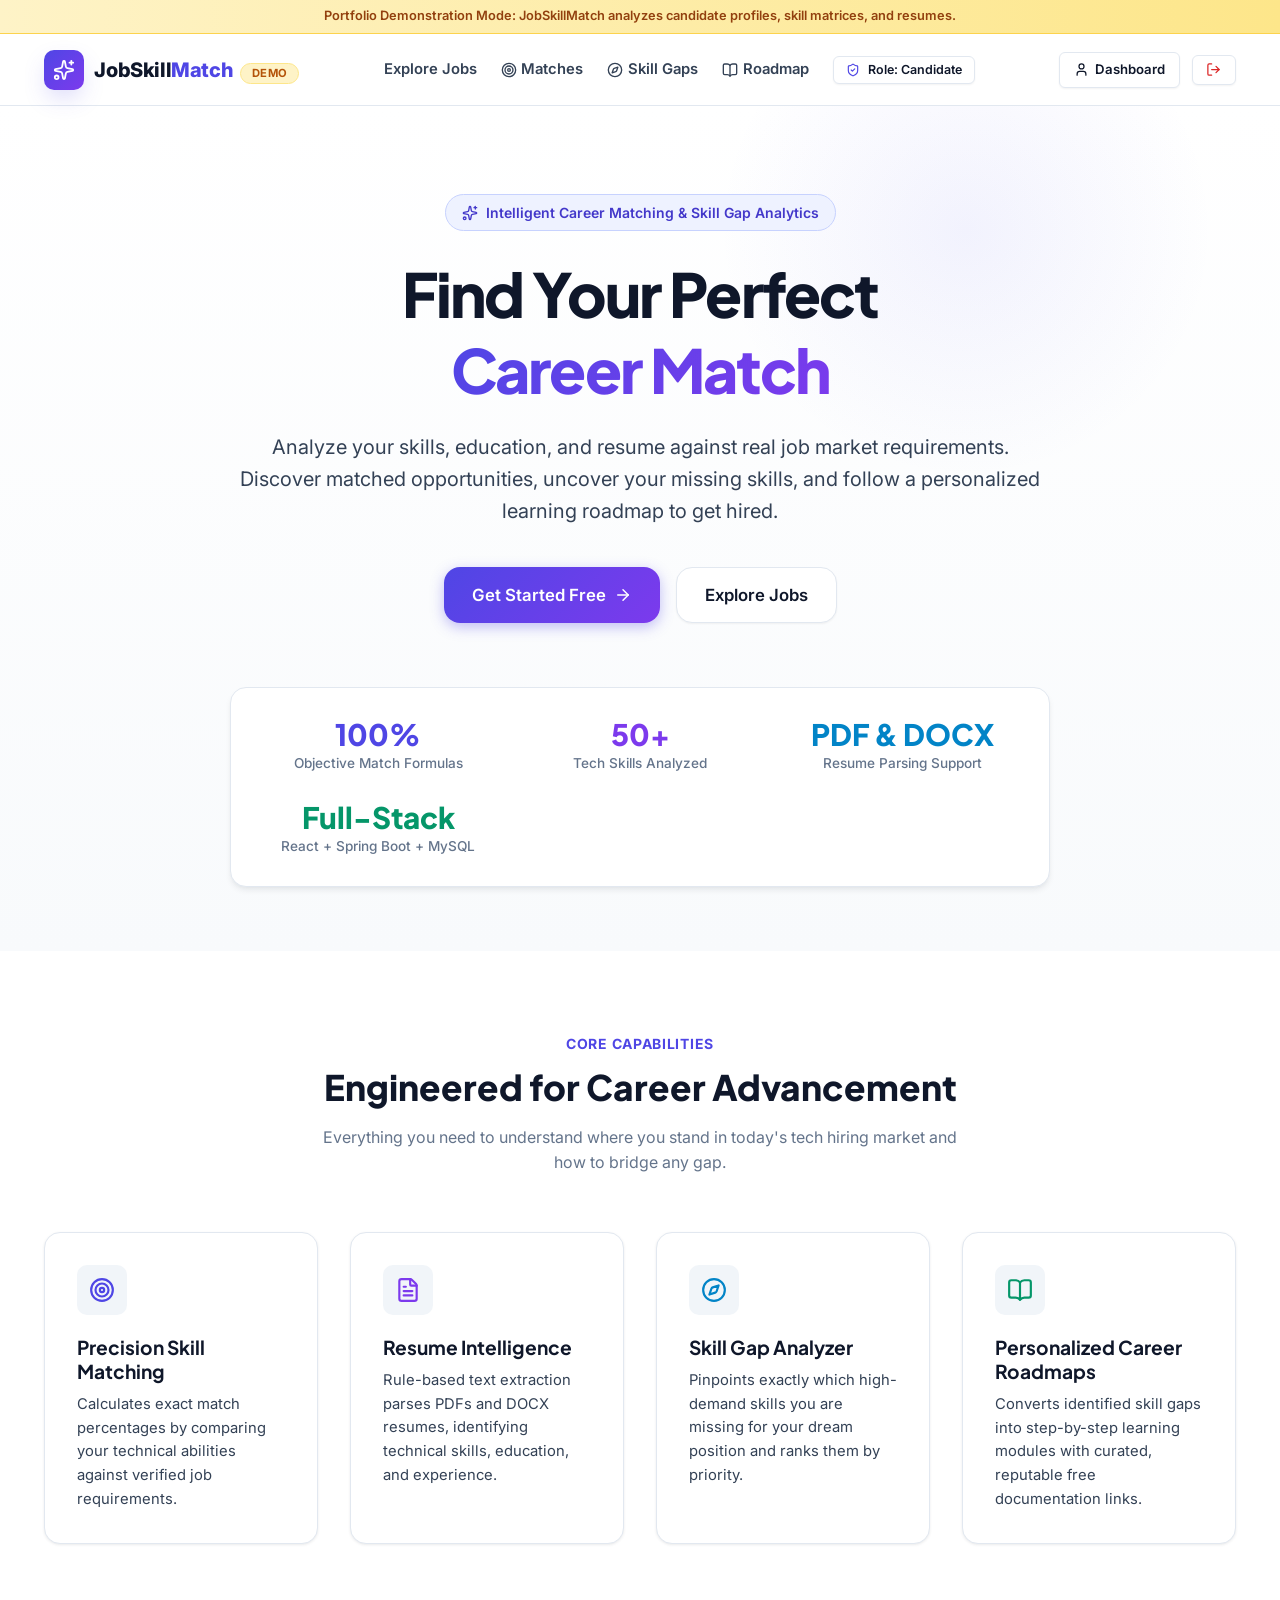
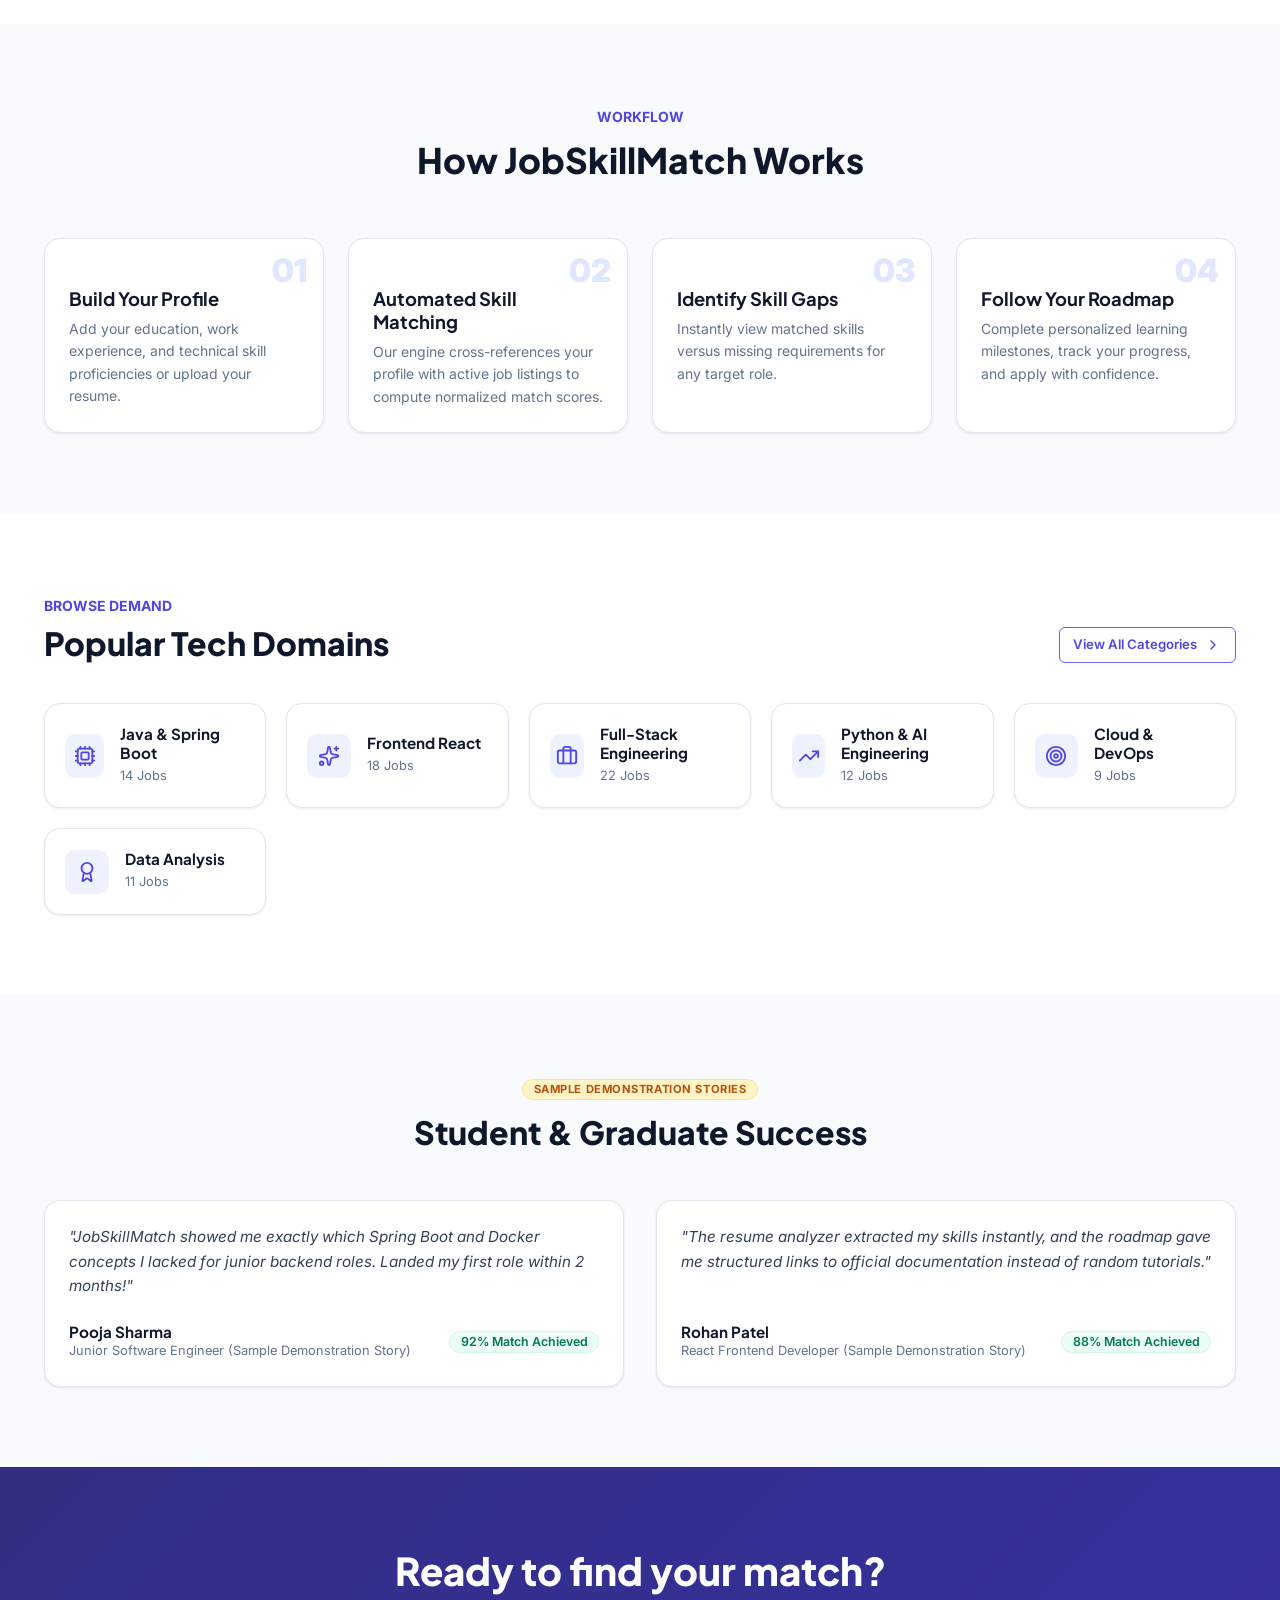
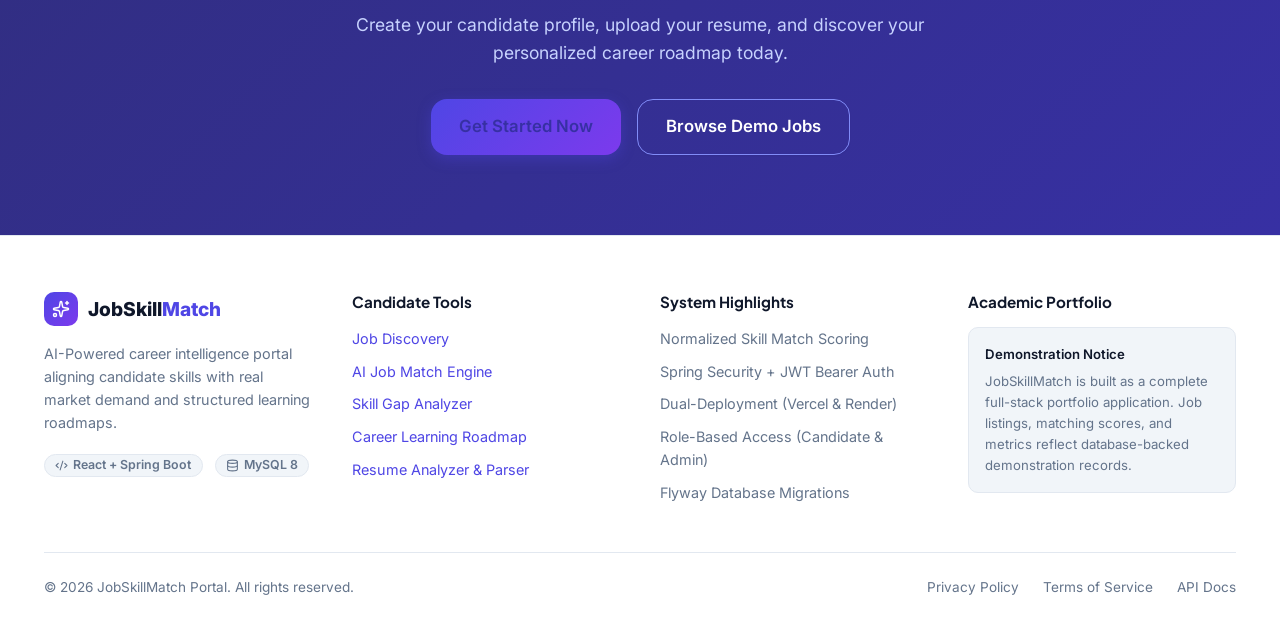
<file: index.html>
<!doctype html>
<html lang="en">
  <head>
    <meta charset="UTF-8" />
    <link rel="icon" type="image/svg+xml" href="./favicon.svg" />
    <meta name="viewport" content="width=device-width, initial-scale=1.0" />
    <title>JobSkillMatch — AI-Powered Job & Skill Matching Portal</title>
    <meta name="description" content="AI-Powered Job & Skill Matching Portal that analyzes candidate skills, education, and resumes, calculates job match scores, identifies skill gaps, and recommends personalized career roadmaps." />
    <!-- Google Fonts: Plus Jakarta Sans & Inter -->
    <link rel="preconnect" href="https://fonts.googleapis.com">
    <link rel="preconnect" href="https://fonts.gstatic.com" crossorigin>
    <link href="https://fonts.googleapis.com/css2?family=Inter:wght@300;400;500;600;700&family=Plus+Jakarta+Sans:wght@500;600;700;800&display=swap" rel="stylesheet">
    <script type="module" crossorigin src="./assets/index-CjOe5wii.js"></script>
    <link rel="stylesheet" crossorigin href="./assets/index-CfI9Bil5.css">
  </head>
  <body>
    <div id="root"></div>
  </body>
</html>
</file>
<file: assets/index-CfI9Bil5.css>
:root{--primary-50:#eef2ff;--primary-100:#e0e7ff;--primary-200:#c7d2fe;--primary-300:#a5b4fc;--primary-400:#818cf8;--primary-500:#6366f1;--primary-600:#4f46e5;--primary-700:#4338ca;--primary-800:#3730a3;--primary-900:#312e81;--violet-500:#8b5cf6;--violet-600:#7c3aed;--cyan-500:#06b6d4;--sky-600:#0284c7;--success-50:#ecfdf5;--success-100:#d1fae5;--success-500:#10b981;--success-600:#059669;--success-700:#047857;--warning-50:#fffbeb;--warning-100:#fef3c7;--warning-500:#f59e0b;--warning-600:#d97706;--danger-50:#fef2f2;--danger-100:#fee2e2;--danger-500:#ef4444;--danger-600:#dc2626;--bg-main:#f8fafc;--bg-card:#fff;--bg-subtle:#f1f5f9;--bg-input:#fff;--border-light:#e2e8f0;--border-focus:#818cf8;--text-dark:#0f172a;--text-body:#334155;--text-muted:#64748b;--text-light:#94a3b8;--shadow-xs:0 1px 2px 0 #0000000d;--shadow-sm:0 1px 3px 0 #0f172a14, 0 1px 2px -1px #0f172a0a;--shadow-md:0 4px 6px -1px #0f172a14, 0 2px 4px -2px #0f172a0a;--shadow-lg:0 10px 15px -3px #0f172a14, 0 4px 6px -4px #0f172a0a;--shadow-xl:0 20px 25px -5px #0f172a17, 0 8px 10px -6px #0f172a0a;--shadow-primary:0 10px 25px -5px #4f46e540;--radius-sm:6px;--radius-md:10px;--radius-lg:16px;--radius-xl:24px;--radius-full:9999px;--transition-fast:.15s cubic-bezier(.4, 0, .2, 1);--transition-normal:.25s cubic-bezier(.4, 0, .2, 1)}*{box-sizing:border-box;margin:0;padding:0}body{color:var(--text-body);background-color:var(--bg-main);-webkit-font-smoothing:antialiased;-moz-osx-font-smoothing:grayscale;font-family:Inter,-apple-system,BlinkMacSystemFont,Segoe UI,Roboto,sans-serif;line-height:1.6}h1,h2,h3,h4,h5,h6{color:var(--text-dark);font-family:Plus Jakarta Sans,Inter,sans-serif;font-weight:700;line-height:1.25}a{color:var(--primary-600);transition:color var(--transition-fast);text-decoration:none}a:hover{color:var(--primary-700)}button{cursor:pointer;border:none;outline:none;font-family:inherit}input,textarea,select{font-family:inherit;font-size:.95rem}.container{width:100%;max-width:1240px;margin:0 auto;padding:0 1.5rem}.flex{display:flex}.flex-center{justify-content:center;align-items:center;display:flex}.flex-between{justify-content:space-between;align-items:center;display:flex}.grid{display:grid}.btn{border-radius:var(--radius-md);transition:all var(--transition-normal);white-space:nowrap;justify-content:center;align-items:center;gap:.5rem;padding:.65rem 1.25rem;font-size:.925rem;font-weight:600;text-decoration:none;display:inline-flex}.btn-primary{background:linear-gradient(135deg, var(--primary-600) 0%, var(--violet-600) 100%);color:#fff;box-shadow:0 4px 14px #4f46e559}.btn-primary:hover{background:linear-gradient(135deg, var(--primary-700) 0%, var(--violet-700,#6d28d9) 100%);color:#fff;transform:translateY(-1px);box-shadow:0 6px 20px #4f46e573}.btn-secondary{color:var(--text-dark);border:1px solid var(--border-light);box-shadow:var(--shadow-xs);background-color:#fff}.btn-secondary:hover{background-color:var(--bg-subtle);color:var(--primary-600);border-color:#cbd5e1}.btn-outline-primary{color:var(--primary-600);border:1.5px solid var(--primary-500);background-color:#0000}.btn-outline-primary:hover{background-color:var(--primary-50);border-color:var(--primary-600)}.btn-danger{background-color:var(--danger-600);color:#fff}.btn-danger:hover{background-color:#b91c1c}.btn-sm{border-radius:var(--radius-sm);padding:.4rem .85rem;font-size:.825rem}.btn-lg{border-radius:var(--radius-lg);padding:.85rem 1.75rem;font-size:1.05rem}.card{background-color:var(--bg-card);border-radius:var(--radius-lg);border:1px solid var(--border-light);box-shadow:var(--shadow-sm);transition:all var(--transition-normal);padding:1.5rem}.card:hover{box-shadow:var(--shadow-md);border-color:#cbd5e1}.card-interactive{cursor:pointer}.card-interactive:hover{box-shadow:var(--shadow-lg);border-color:var(--primary-300);transform:translateY(-2px)}.badge{border-radius:var(--radius-full);align-items:center;gap:.35rem;padding:.25rem .65rem;font-size:.775rem;font-weight:600;line-height:1;display:inline-flex}.badge-matched{background-color:var(--success-50);color:var(--success-700);border:1px solid var(--success-100)}.badge-missing{background-color:var(--danger-50);color:var(--danger-600);border:1px solid var(--danger-100)}.badge-primary{background-color:var(--primary-50);color:var(--primary-700);border:1px solid var(--primary-200)}.badge-neutral{background-color:var(--bg-subtle);color:var(--text-muted);border:1px solid var(--border-light)}.badge-demo{color:#b45309;text-transform:uppercase;letter-spacing:.05em;background-color:#fef3c7;border:1px solid #fde68a;font-size:.7rem;font-weight:700}.match-score-pill{border-radius:var(--radius-full);align-items:center;gap:.3rem;padding:.3rem .75rem;font-size:.85rem;font-weight:700;display:inline-flex}.match-high{background-color:var(--success-50);color:var(--success-700);border:1px solid var(--success-500)}.match-medium{background-color:var(--warning-50);color:var(--warning-600);border:1px solid var(--warning-500)}.match-low{background-color:var(--danger-50);color:var(--danger-600);border:1px solid var(--danger-500)}.form-group{margin-bottom:1.25rem}.form-label{color:var(--text-dark);margin-bottom:.4rem;font-size:.875rem;font-weight:600;display:block}.form-input,.form-select,.form-textarea{border:1px solid var(--border-light);border-radius:var(--radius-md);background-color:var(--bg-input);width:100%;color:var(--text-dark);transition:all var(--transition-fast);padding:.65rem .95rem}.form-input:focus,.form-select:focus,.form-textarea:focus{border-color:var(--primary-500);outline:none;box-shadow:0 0 0 3px #6366f126}.form-error{color:var(--danger-600);margin-top:.35rem;font-size:.8rem;font-weight:500}.toast-container{z-index:9999;flex-direction:column;gap:.75rem;display:flex;position:fixed;bottom:1.5rem;right:1.5rem}.toast{border-radius:var(--radius-md);box-shadow:var(--shadow-xl);border-left:4px solid var(--primary-600);background-color:#fff;align-items:center;gap:.75rem;min-width:300px;max-width:420px;padding:.85rem 1.25rem;animation:.3s ease-out slideIn;display:flex}.toast-success{border-left-color:var(--success-500)}.toast-error{border-left-color:var(--danger-500)}.toast-info{border-left-color:var(--sky-600)}@keyframes slideIn{0%{opacity:0;transform:translate(100%)}to{opacity:1;transform:translate(0)}}.progress-container{background-color:var(--bg-subtle);border-radius:var(--radius-full);width:100%;height:8px;overflow:hidden}.progress-bar{border-radius:var(--radius-full);background:linear-gradient(90deg, var(--primary-600) 0%, var(--violet-600) 100%);height:100%;transition:width .6s cubic-bezier(.4,0,.2,1)}.glass{-webkit-backdrop-filter:blur(12px);background:#ffffffd9}.navbar-height{height:72px}.demo-banner{color:#92400e;text-align:center;background:linear-gradient(90deg,#fef3c7 0%,#fde68a 100%);border-bottom:1px solid #fcd34d;padding:.4rem 1rem;font-size:.8rem;font-weight:600}.app-container{flex-direction:column;min-height:100vh;display:flex}.main-content{flex:1}.dashboard-layout{min-height:calc(100vh - 72px);display:flex}.dashboard-main{background-color:var(--bg-main);flex:1;padding:2rem;overflow-y:auto}@media (width<=900px){.dashboard-layout{flex-direction:column}.dashboard-main{padding:1.25rem}}
</file>
